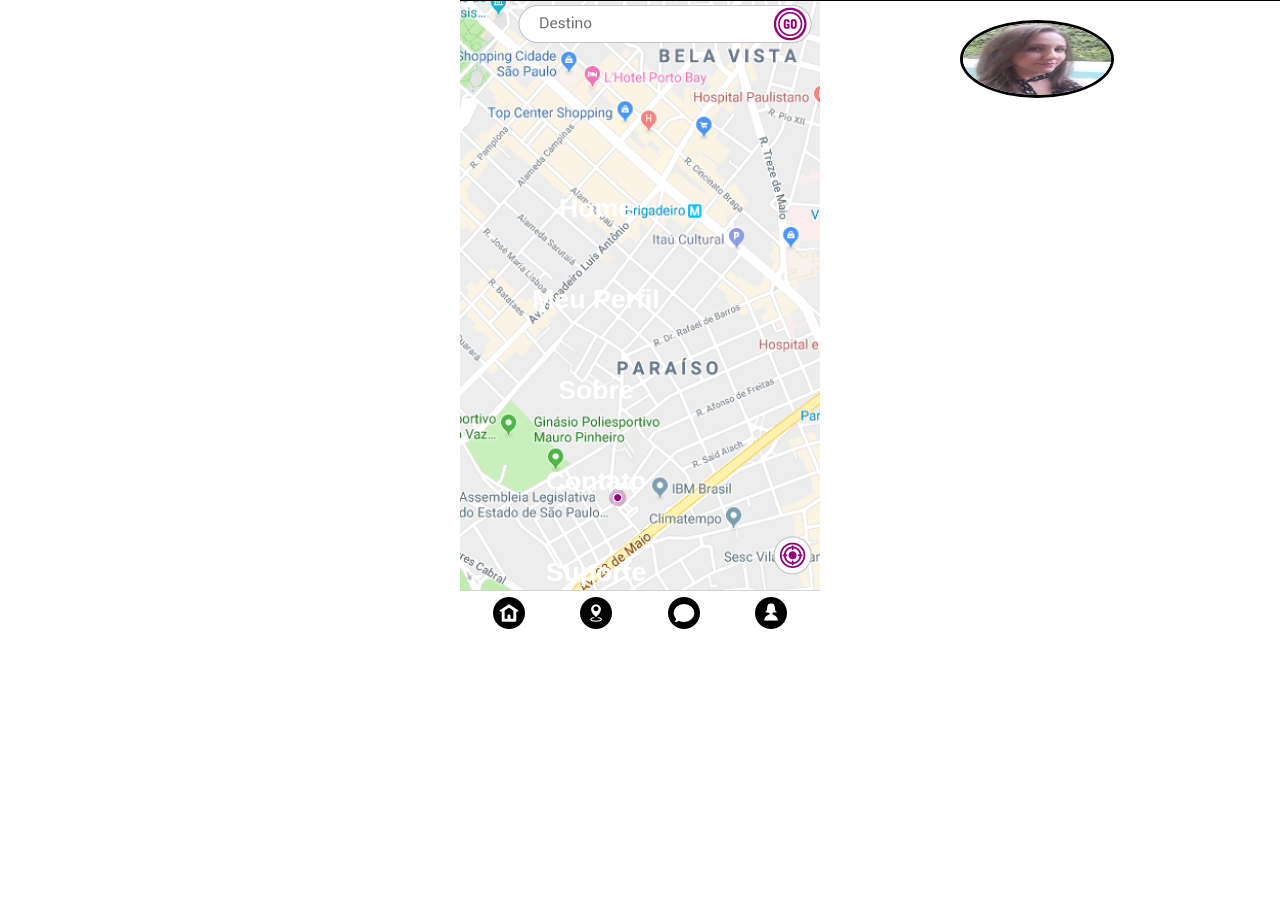
<file: index.html>
<!DOCTYPE html>
<html lang="pt-br">
<head>
    <meta charset="UTF-8">
    <meta name="viewport" content="width=device-width, initial-scale=1.0">
    <meta http-equiv="X-UA-Compatible" content="ie=edge">
    <link rel="stylesheet" href="css/estilo.css">
    <script defer src="script/script.js"></script>
    <title>Malu</title>
</head>
<body>
    <header>
        <div id="progresso"></div>
        <aside>
            <div id="botaomenu">
                <img src="img/cliente.jpg" alt="">
            </div>
            <nav class="invisivel">
                <a href="index.html">Home</a>
                <a href="pages/perfil.html">Meu Perfil</a>
                <a href="pages/sobre.html">Sobre</a>
                <a href="pages/contato.html">Contato</a>
                <a href="pages/suporte.html">Suporte</a>
            </nav>
        </aside>
    </header>
    <div class="maps">
        <img src="pages/imagens/mapa1.png" alt="">
    </div>
    <footer>
        <nav class="menu">
            <a href="index.html"><img id="home" src="pages/imagens/icones/house.png" alt=""></a>  
            <a href="pages/busca.html"><img id="local" src="pages/imagens/icones/placeholder.png" alt=""></a>    
            <a href="pages/conversas.html"><img id="msn" src="pages/imagens/icones/msn.png" alt=""></a>
            <a href="pages/perfil.html"><img id="user" src="pages/imagens/icones/user.png" alt=""></a>
        </nav>
    </footer>
</body>
</html>
</file>
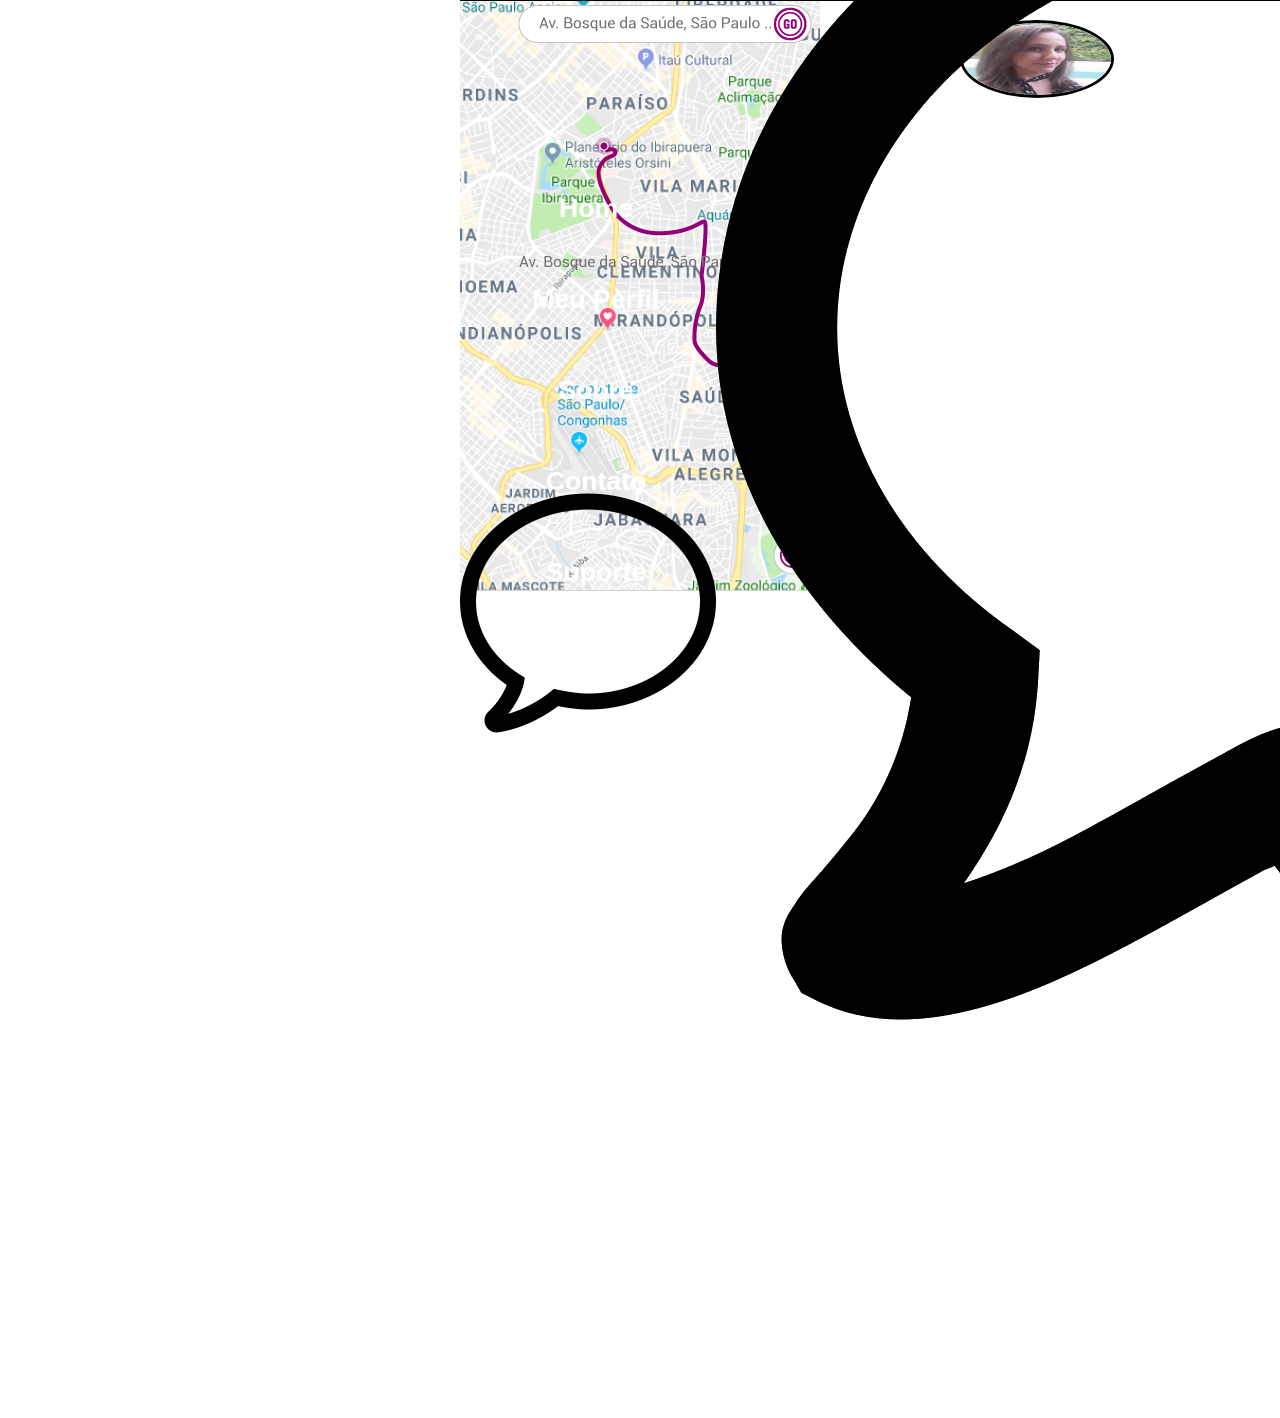
<file: index2.html>
<!DOCTYPE html>
<html lang="pt-br">
<head>
    <meta charset="UTF-8">
    <meta name="viewport" content="width=device-width, initial-scale=1.0">
    <meta http-equiv="X-UA-Compatible" content="ie=edge">
    <link rel="stylesheet" href="css/estilo.css">
    <script defer src="script/script.js"></script>
    <title>Malu</title>
</head>
<body>
    <header>
        <div id="progresso"></div>
        <aside>
            <div id="botaomenu">
                <img src="img/cliente.jpg" alt="">
            </div>
            <nav class="invisivel">
                <a href="index.html">Home</a>
                <a href="pages/perfil.html">Meu Perfil</a>
                <a href="pages/sobre.html">Sobre</a>
                <a href="pages/contato.html">Contato</a>
                <a href="pages/suporte.html">Suporte</a>
            </nav>
        </aside>
    </header>
    <div class="maps">
        <img src="img/mapa2.png" alt="">
    </div>
    <footer>
            <div>
                <a href="pages/chat.html"><img src="img/icons/chat.png" alt=""></a>
            </div>
            <div>
                <a href="pages/chats.html"><img src="img/icons/grupo.png" alt=""></a>
            </div>
        </footer>
</body>
</html>
</file>
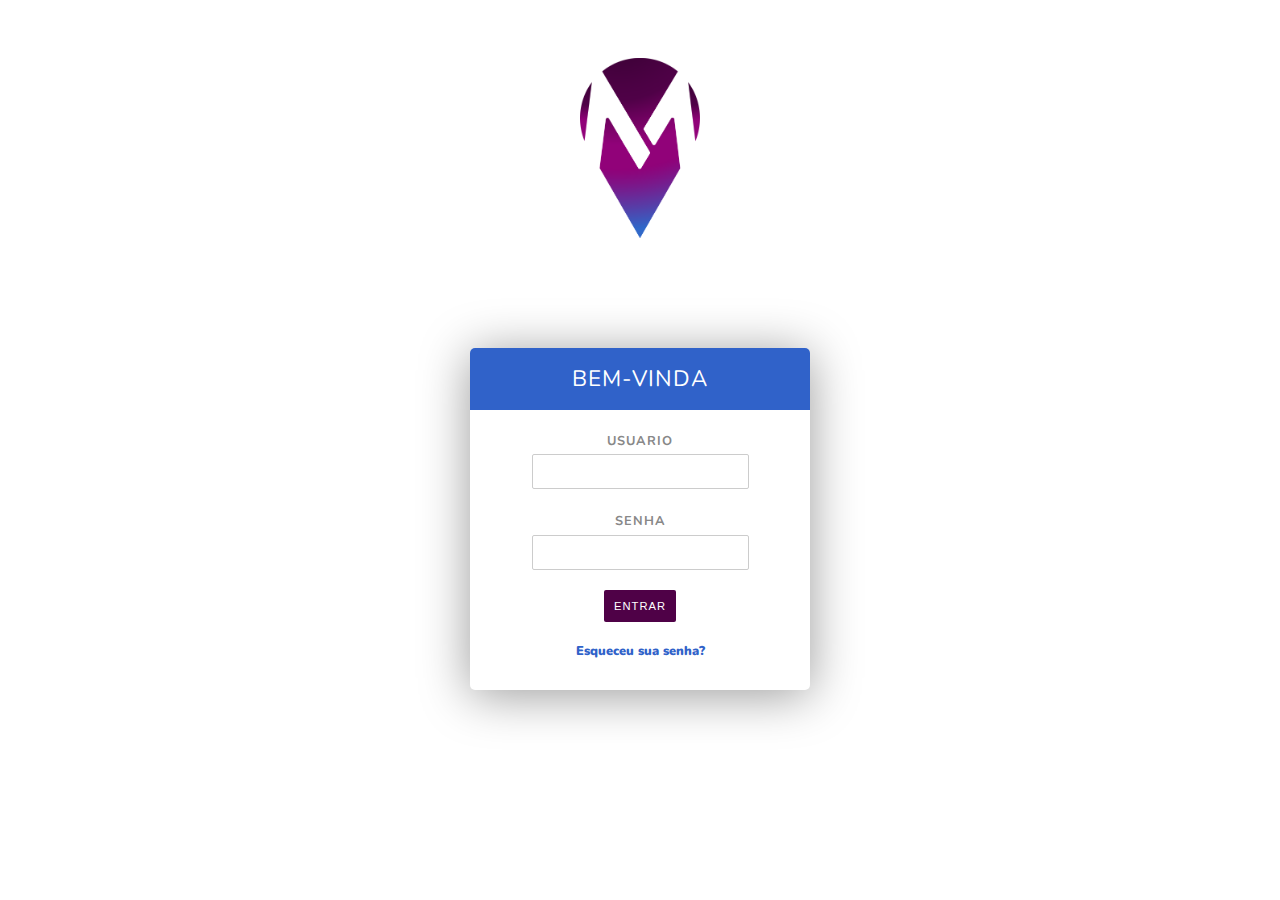
<file: cadastro/login.html>
<!DOCTYPE html>
<html lang="en">
<head>
	<meta charset="utf-8">
	<title>Bem-Vinda</title>
	<link href='https://fonts.googleapis.com/css?family=Nunito:400,300' rel='stylesheet' type='text/css'>
	<link rel="stylesheet" href="style.css">
</head>
<body>
	<div class="container">
		<div class="top">
			<h1 id="title" class="hidden"><span id="logo"><img src="img/isologo.png" alt=""> <span></span></span></h1>
		</div>
		<div class="login-box animated fadeInUp">
			<div class="box-header">
				<h2>Bem-Vinda</h2>
			</div>
			<label for="username">Usuario</label>
			<br/>
			<input type="text" id="username">
			<br/>
			<label for="password">Senha</label>
			<br/>
			<input type="password" id="password">
			<br/>
			<a href="../index.html"><button type="submit">Entrar</button></a>
			<br/>
			<a href="cadastro.html"><p class="small">Esqueceu sua senha?</p></a>
		</div>
	</div>
</body>

</html>
</file>
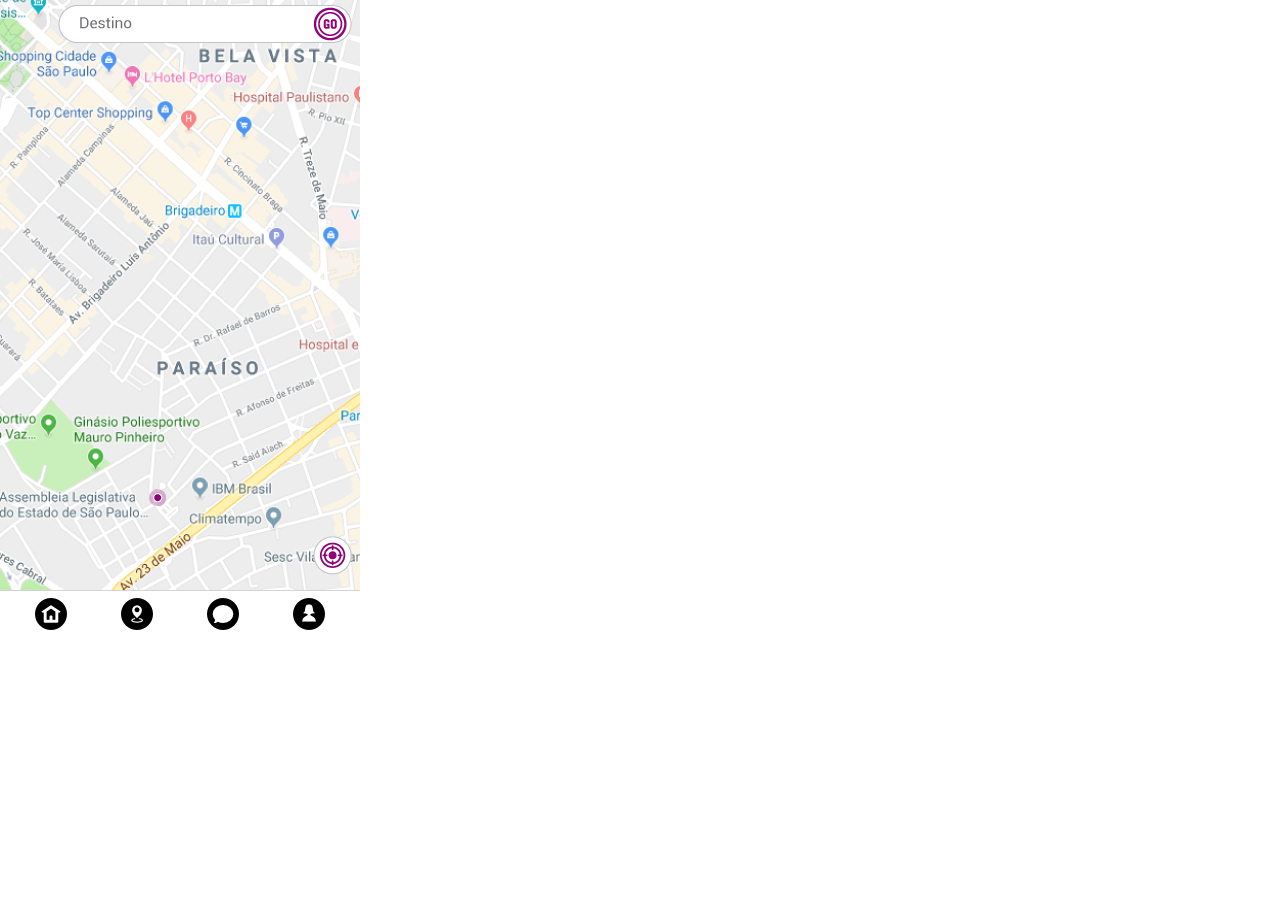
<file: pages/busca.html>
<!DOCTYPE html>
<html lang="pt">
<head>
    <meta charset="UTF-8">
    <meta name="viewport" content="width=device-width, initial-scale=1.0">
    <meta http-equiv="X-UA-Compatible" content="ie=edge">
    <title>Malu - Busca</title> <link rel="icon" href="imagens/icones/isologo.png">
    <link rel="stylesheet" href="stylesbusca.css">
</head>
<body><!DOCTYPE html>
    <html lang="pt">
    <head>
        <meta charset="UTF-8">
        <meta name="viewport" content="width=device-width, initial-scale=1.0">
        <meta http-equiv="X-UA-Compatible" content="ie=edge">
        <title>Malu - Busca</title> <link rel="icon" href="imagens/icones/isologo.png">
        <link rel="stylesheet" href="stylesbusca.css">
    </head>
    <body>
        <section>
            <div>
                <a href="busca2.html"><img src="imagens/mapa1.png" alt=""></a>   
            </div>
        </section>
        <footer>
            <nav class="menu">
                <a href="../index.html"><img id="home" src="imagens/icones/house.png" alt=""></a>  
                <a href="busca.html"><img id="local" src="imagens/icones/placeholder.png" alt=""></a>    
                <a href="conversas.html"><img id="msn" src="imagens/icones/msn.png" alt=""></a>
                <a href="perfil.html"><img id="user" src="imagens/icones/user.png" alt=""></a>
            </nav>
        </footer>
</body>
</html>
</file>
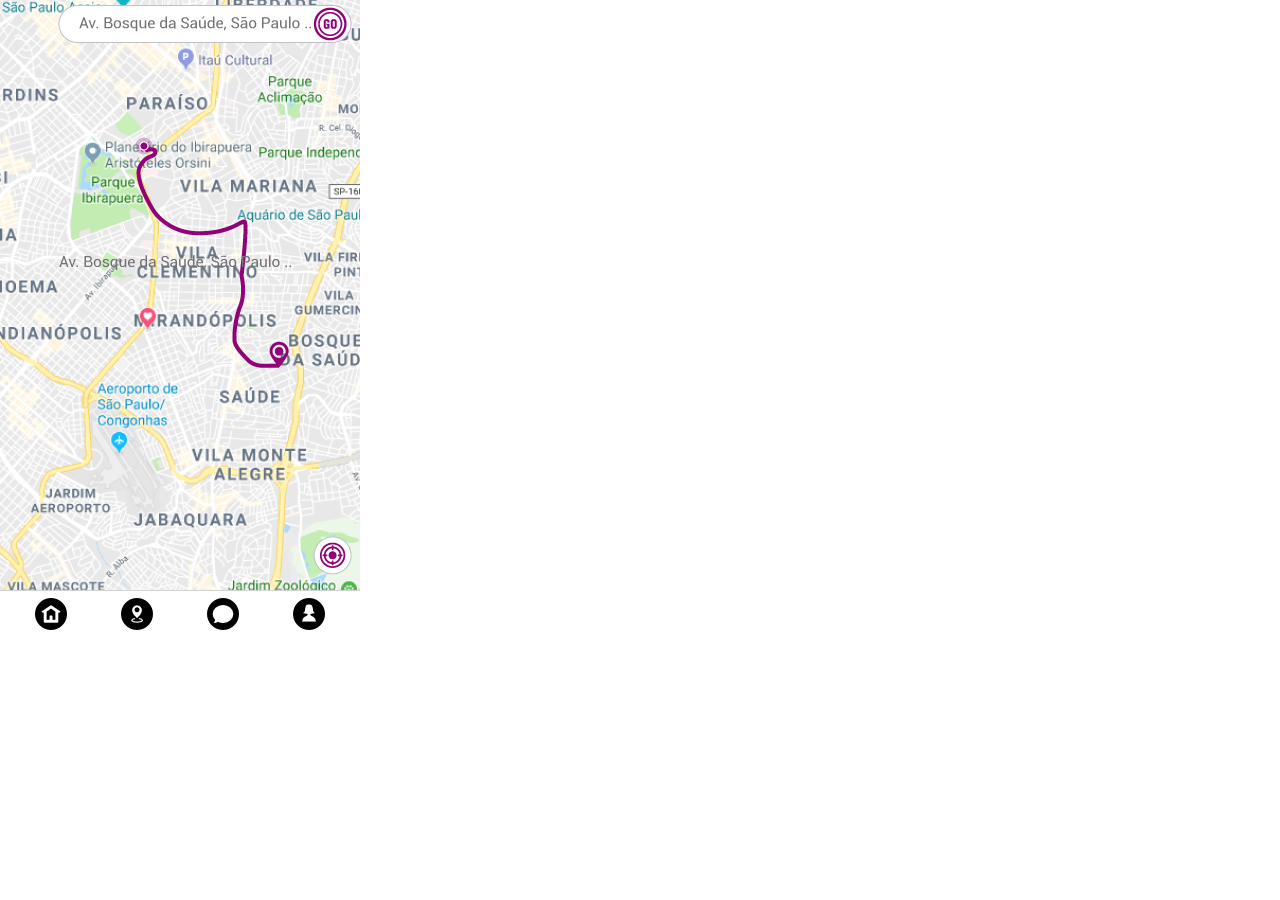
<file: pages/busca2.html>
<!DOCTYPE html>
<html lang="pt">
<head>
    <meta charset="UTF-8">
    <meta name="viewport" content="width=device-width, initial-scale=1.0">
    <meta http-equiv="X-UA-Compatible" content="ie=edge">
    <title>Malu - Busca</title> <link rel="icon" href="imagens/icones/isologo.png">
    <link rel="stylesheet" href="stylesbusca.css">
</head>
<body>
    <section>
        <div>
            <a href="busca3.html"><img src="imagens/mapa2.png" alt=""></a>   
        </div>
    </section>
    <footer>
        <nav class="menu">
            <a href="../index.html"><img id="home" src="imagens/icones/house.png" alt=""></a>  
            <a href="busca.html"><img id="local" src="imagens/icones/placeholder.png" alt=""></a>    
            <a href="conversas.html"><img id="msn" src="imagens/icones/msn.png" alt=""></a>
            <a href="perfil.html"><img id="user" src="imagens/icones/user.png" alt=""></a>
        </nav>
    </footer>
</body>
</html>
</file>
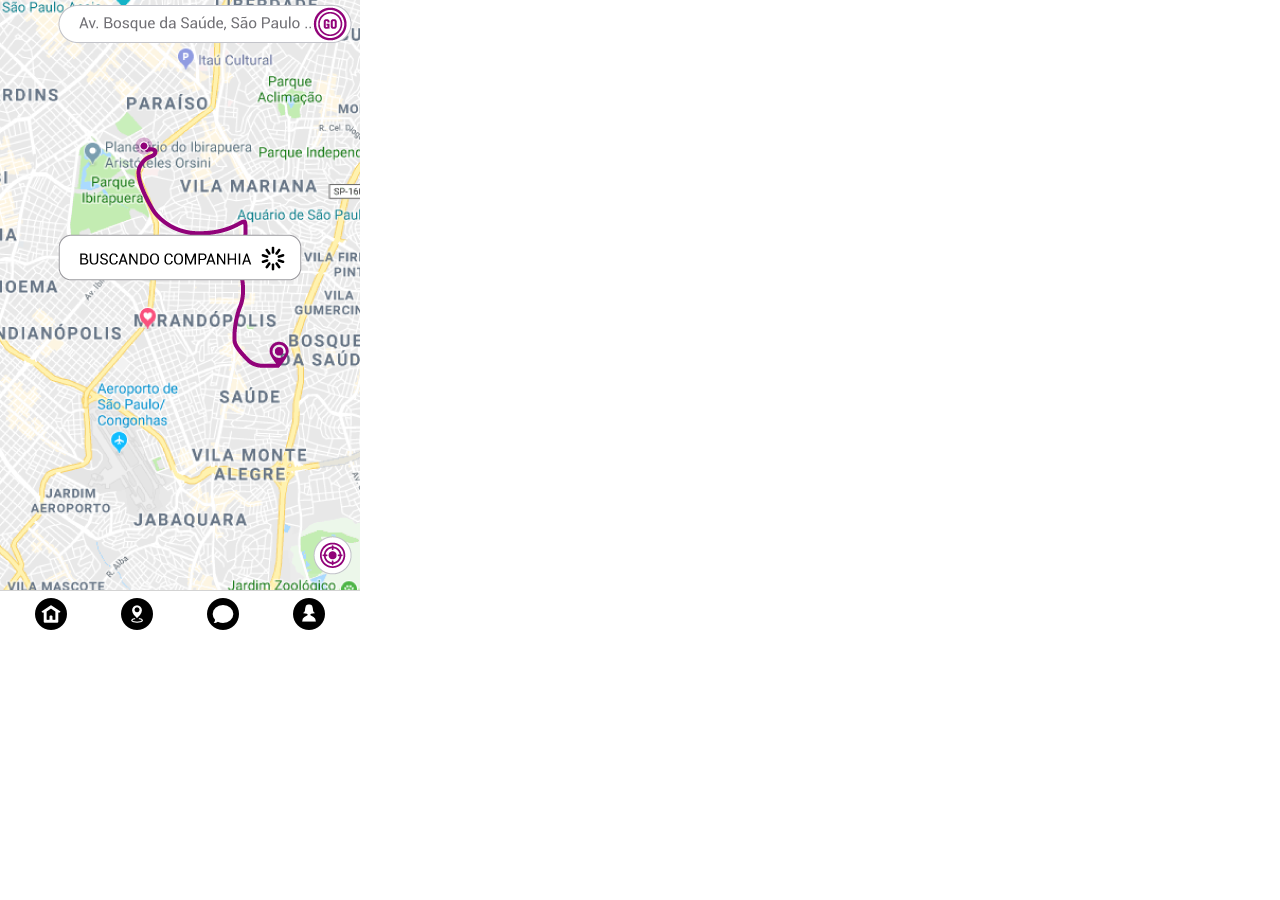
<file: pages/busca3.html>
<!DOCTYPE html>
<html lang="pt">
<head>
    <meta charset="UTF-8">
    <meta name="viewport" content="width=device-width, initial-scale=1.0">
    <meta http-equiv="X-UA-Compatible" content="ie=edge">
    <title>Malu - Busca</title> <link rel="icon" href="imagens/icones/isologo.png">
    <link rel="stylesheet" href="stylesbusca.css">
</head>
<body>
    <section>
        <div>
            <a href="busca4.html"><img src="imagens/mapa3.png" alt=""></a>   
        </div>
    </section>
    <footer>
        <nav class="menu">
            <a href="../index.html"><img id="home" src="imagens/icones/house.png" alt=""></a>  
            <a href="busca.html"><img id="local" src="imagens/icones/placeholder.png" alt=""></a>    
            <a href="conversas.html"><img id="msn" src="imagens/icones/msn.png" alt=""></a>
            <a href="perfil.html"><img id="user" src="imagens/icones/user.png" alt=""></a>
        </nav>
    </footer>
</body>
</html>
</file>
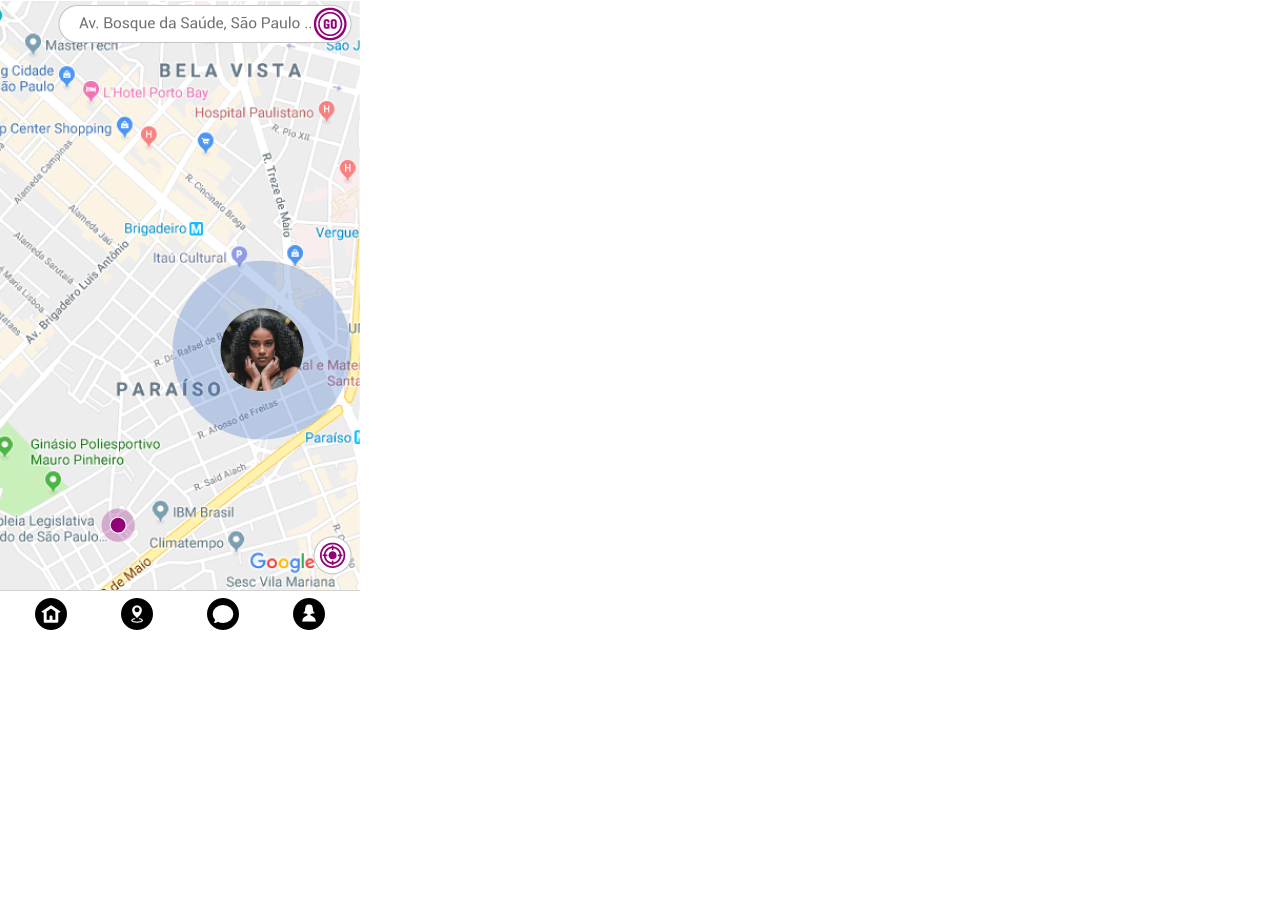
<file: pages/busca4.html>
<!DOCTYPE html>
<html lang="pt">
<head>
    <meta charset="UTF-8">
    <meta name="viewport" content="width=device-width, initial-scale=1.0">
    <meta http-equiv="X-UA-Compatible" content="ie=edge">
    <title>Malu - Busca</title> <link rel="icon" href="imagens/icones/isologo.png">
    <link rel="stylesheet" href="stylesbusca.css">
</head>
<body>
    <section>
        <div>
            <a href="perfilamigo.html"><img src="imagens/mapa4.png" alt=""></a>   
        </div>
    </section>
    <footer>
        <nav class="menu">
            <a href="../index.html"><img id="home" src="imagens/icones/house.png" alt=""></a>  
            <a href="busca.html"><img id="local" src="imagens/icones/placeholder.png" alt=""></a>    
            <a href="conversas.html"><img id="msn" src="imagens/icones/msn.png" alt=""></a>
            <a href="perfil.html"><img id="user" src="imagens/icones/user.png" alt=""></a>
        </nav>
    </footer>
</body>
</html>
</file>
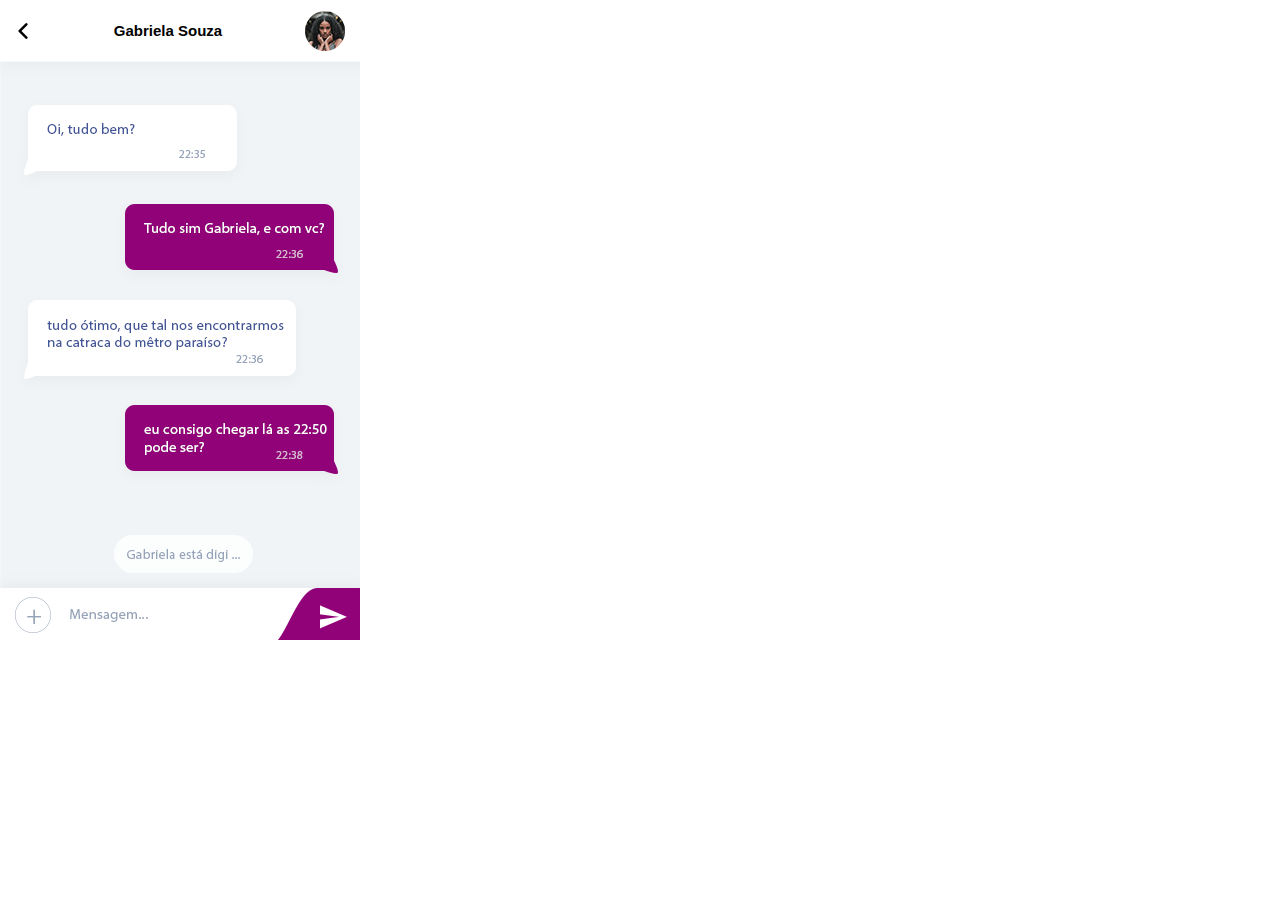
<file: pages/chat.html>
<!DOCTYPE html>
<html lang="en">
<head>
    <meta charset="UTF-8">
    <meta name="viewport" content="width=device-width, initial-scale=1.0">
    <meta http-equiv="X-UA-Compatible" content="ie=edge">
    <link rel="stylesheet" href="styleschat.css"> <link rel="icon" href="img/icones/isologo.png">
    <title>Malu - Conversa</title>

</head>
<body>
    <header>
        <a href="contatos.html"><img src="imagens/icones/back.png" alt="back"></a>
        <h1>Gabriela Souza</h1>
        <a href="perfilamigo.html"><img src="imagens/fotoperfil.png" alt=ftperfil></a>

    </header>
    <div id="chatbox"><img src="imagens/chatbox.png" alt=""></div>
</body>
</html>
</file>
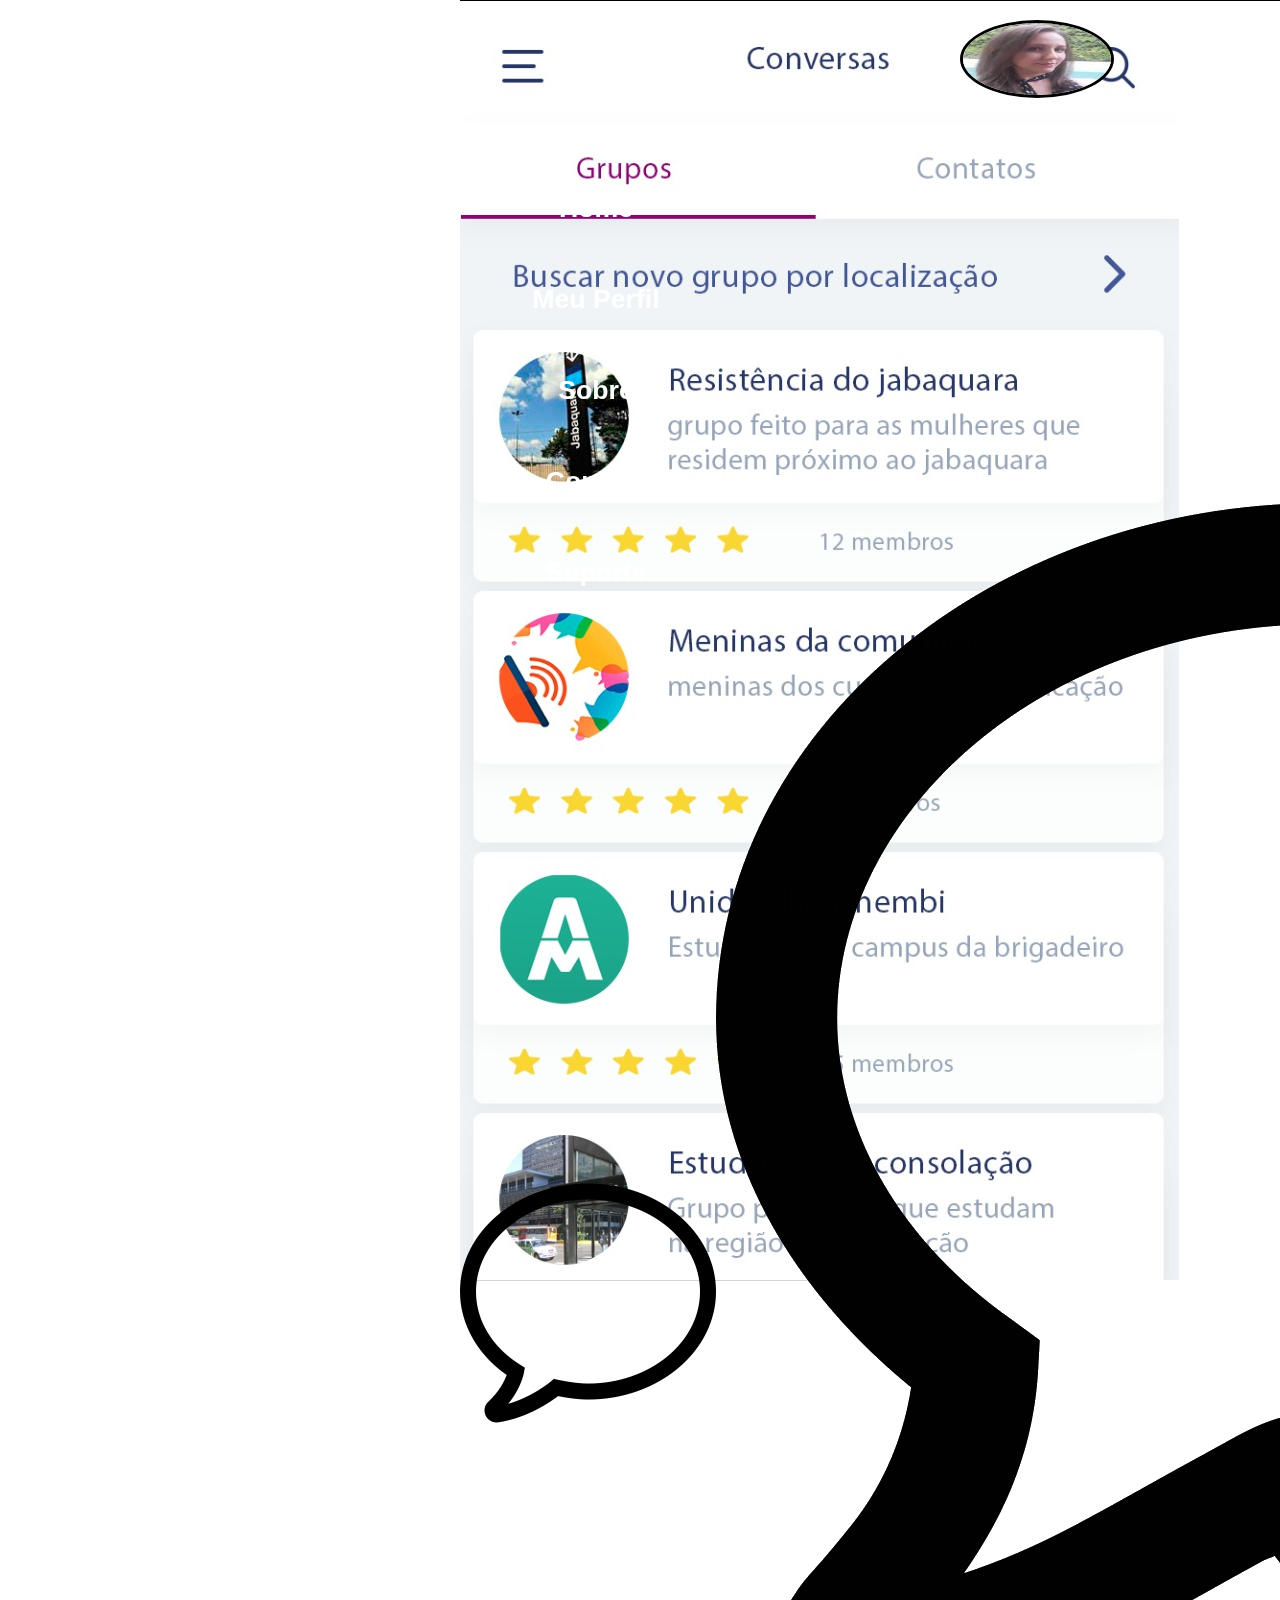
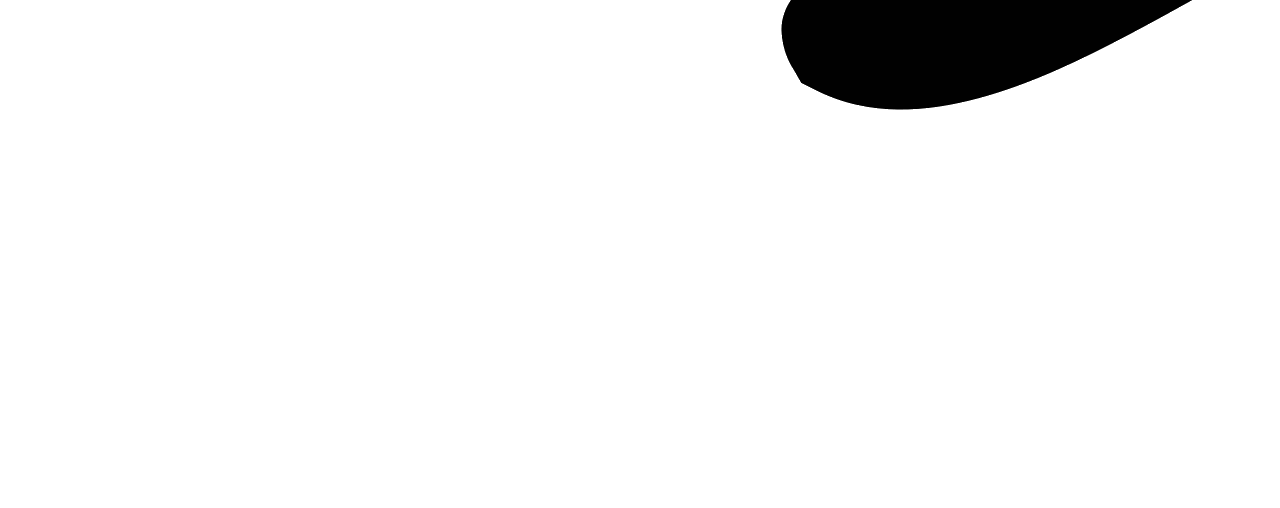
<file: pages/chats.html>
<!DOCTYPE html>
<html lang="en">
<head>
    <meta charset="UTF-8">
    <meta name="viewport" content="width=device-width, initial-scale=1.0">
    <meta http-equiv="X-UA-Compatible" content="ie=edge">
    <link rel="stylesheet" href="../css/estilo.css">
    <script defer src="../script/script.js"></script>
    <title>Document</title>
</head>
<body>
    <header>
        <div id="progresso"></div>
        <aside>
            <div id="botaomenu">
                <img src="../img/cliente.jpg" alt="">
            </div>
            <nav class="invisivel">
                <a href="../index.html">Home</a>
                <a href="perfil.html">Meu Perfil</a>
                <a href="sobre.html">Sobre</a>
                <a href="contato.html">Contato</a>
                <a href="suporte.html">Suporte</a>
            </nav>
        </aside>
    </header>
    <div class="maps">
        <img src="../img/chats/chats.jpeg" alt="">
    </div>
    <footer>
            <div>
                <a href="../pages/chat.html"><img src="../img/icons/chat.png" alt=""></a>
            </div>
            <div>
                <a href="../index.html"><img src="../img/icons/grupo.png" alt=""></a>
            </div>
        </footer>
</body>
</html>
</file>
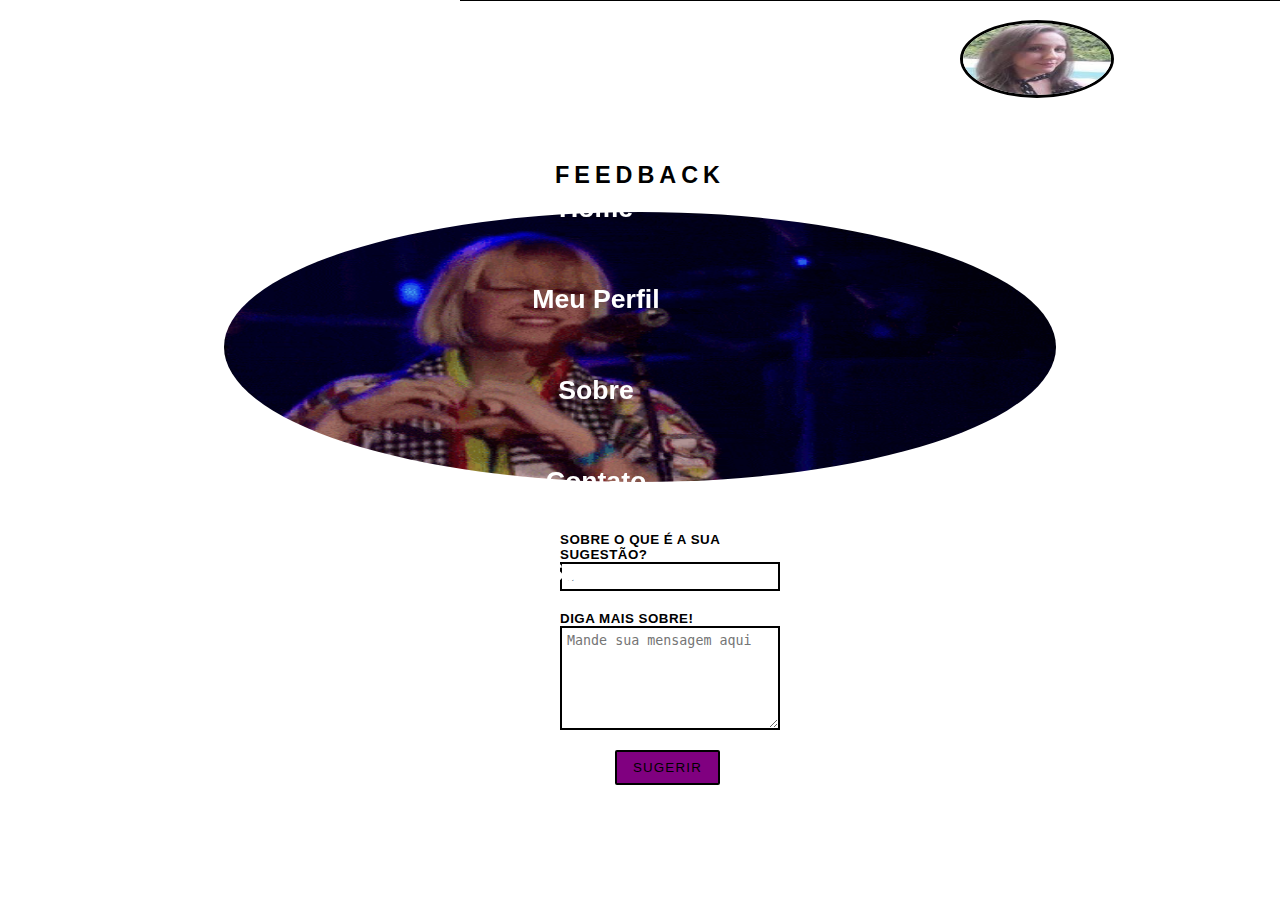
<file: pages/contato.html>
<!DOCTYPE html>
<html lang="pt-br">
<head>
    <meta charset="UTF-8">
    <meta name="viewport" content="width=device-width, initial-scale=1.0">
    <meta http-equiv="X-UA-Compatible" content="ie=edge">
    <link rel="stylesheet" href="../css/estilo.css">
    <link rel="stylesheet" href="../css/form.css">
    <script defer src="../script/script.js"></script>
    <title>Malu</title>
</head>
<body>
    <header>
        <div id="progresso"></div>
        <aside>
            <div id="botaomenu">
                <img src="../img/cliente.jpg" alt="">
            </div>
            <nav class="invisivel">
                <a href="../index.html">Home</a>
                <a href="perfil.html">Meu Perfil</a>
                <a href="sobre.html">Sobre</a>
                <a href="contato.html">Contato</a>
                <a href="suporte.html">Suporte</a>
            </nav>
        </aside>
    </header>
    <section class="first">
        <h3>Feedback</h3>
        <div class="gif">
            <img src="../img/icons/gif.gif" alt="">
        </div>
        <div class="container">
            <form>
                <ul class="flex-outer">
                    <li>
                        <label for="first-name">Sobre o que é a sua sugestão?</label>
                        <input type="text" id="first-name" placeholder="..">
                    </li>
                    <li>
                        <label for="message">Diga mais sobre!</label>
                        <textarea rows="6"  placeholder="Mande sua mensagem aqui"></textarea>
                    </li>
                    <li>
                        <button type="submit">Sugerir</button>
                    </li>
                </ul>
            </form>
        </div>
    </section>
</body>
</html>
</file>
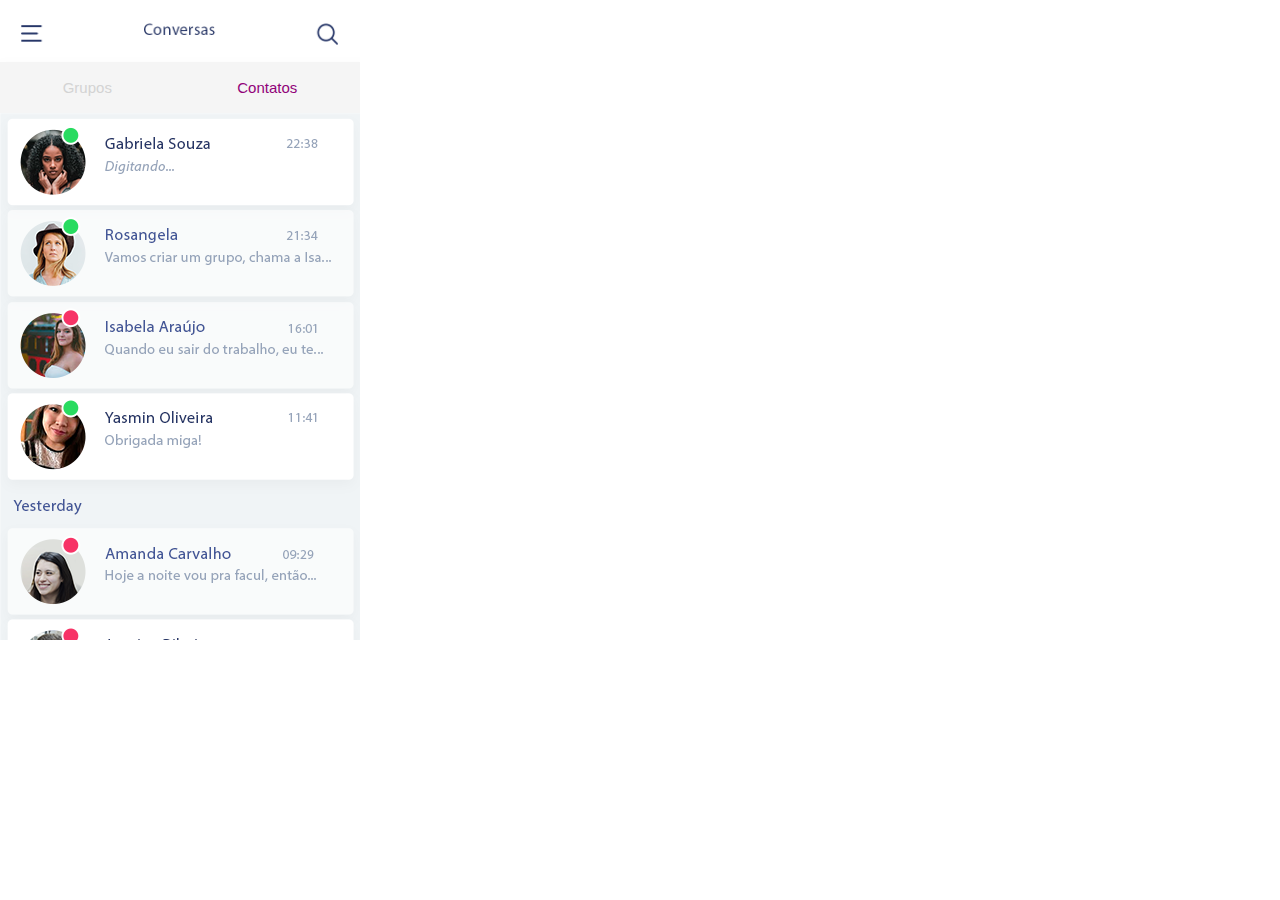
<file: pages/contatos.html>
<!DOCTYPE html>
<html lang="en">
<head>
    <meta charset="UTF-8">
    <meta name="viewport" content="width=device-width, initial-scale=1.0">
    <meta http-equiv="X-UA-Compatible" content="ie=edge">
    <title>Malu - Conversas</title>
    <link rel="stylesheet" href="stylescontatos.css">
</head>
<body>
    <header>
        <div id="superior">
            <img src="imagens/header.png" alt="pesquisa">
        </div>
    </header>
    <nav class="messenger">
        <div>
            <a href="conversas.html" id="grupos">Grupos</a>
        </div>
        <div>
            <a href="#" id="contatos">Contatos</a>             
        </div>
    </nav>
    <section>
        <a id="chat" href="chat.html"><img src="imagens/contatos.png" alt="pesquisa"></a>
    </section>
</body>
</html>
</file>
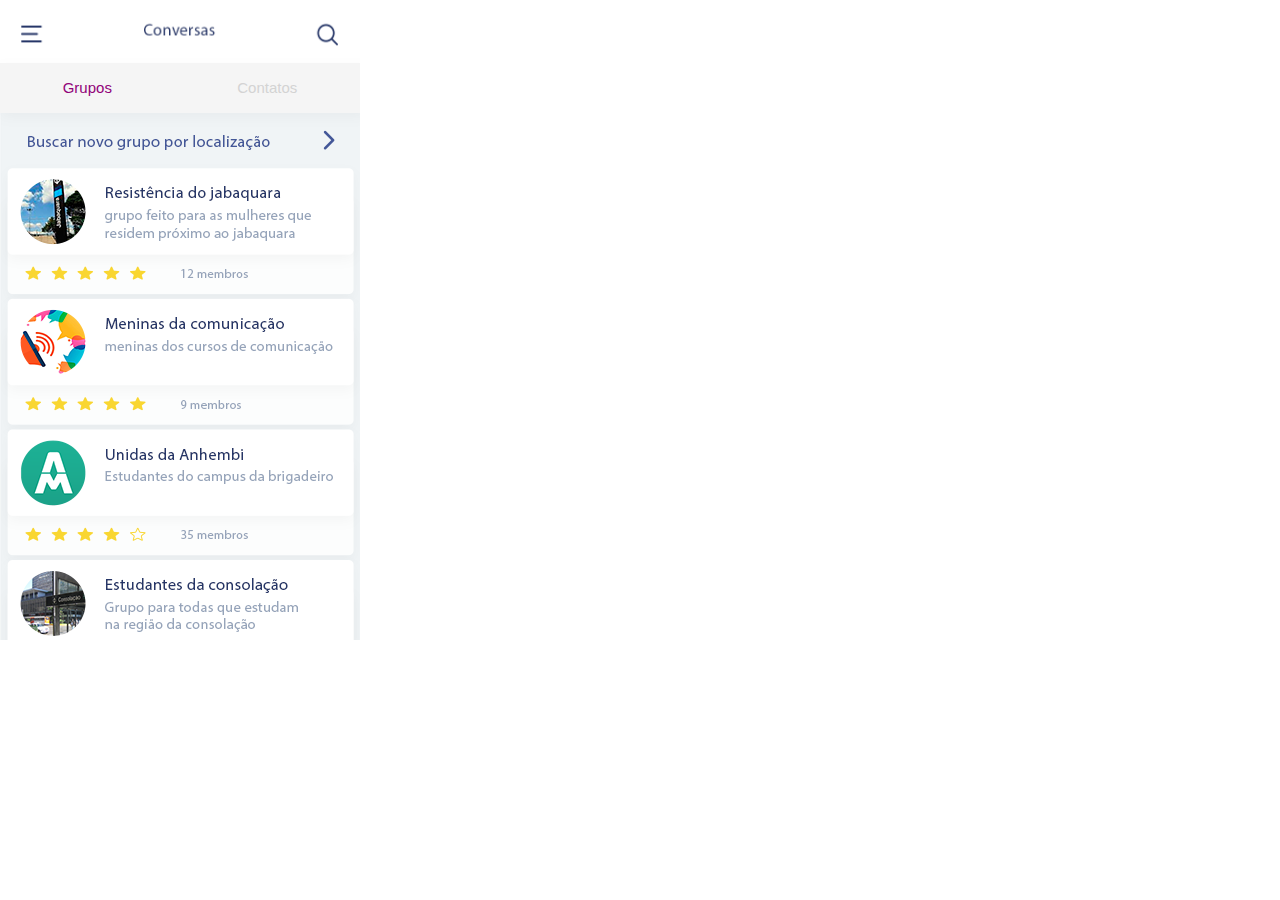
<file: pages/conversas.html>
<!DOCTYPE html>
<html lang="en">
<head>
    <meta charset="UTF-8">
    <meta name="viewport" content="width=device-width, initial-scale=1.0">
    <meta http-equiv="X-UA-Compatible" content="ie=edge">
    <title>Malu - Conversas</title>
    <link rel="stylesheet" href="stylesconversas.css">
</head>
<body>
    <header>
        <div id="superior">
            <img src="imagens/header.png" alt="pesquisa">
        </div>
    </header>
    <nav class="messenger">
        <div>
            <a href="#" id="grupos">Grupos</a>
        </div>
        <div>
            <a href="contatos.html" id="contatos">Contatos</a>             
        </div>
    </nav>
    <section>
        <img src="imagens/conversas.png" alt="pesquisa">
    </section>
</body>
</html>
</file>
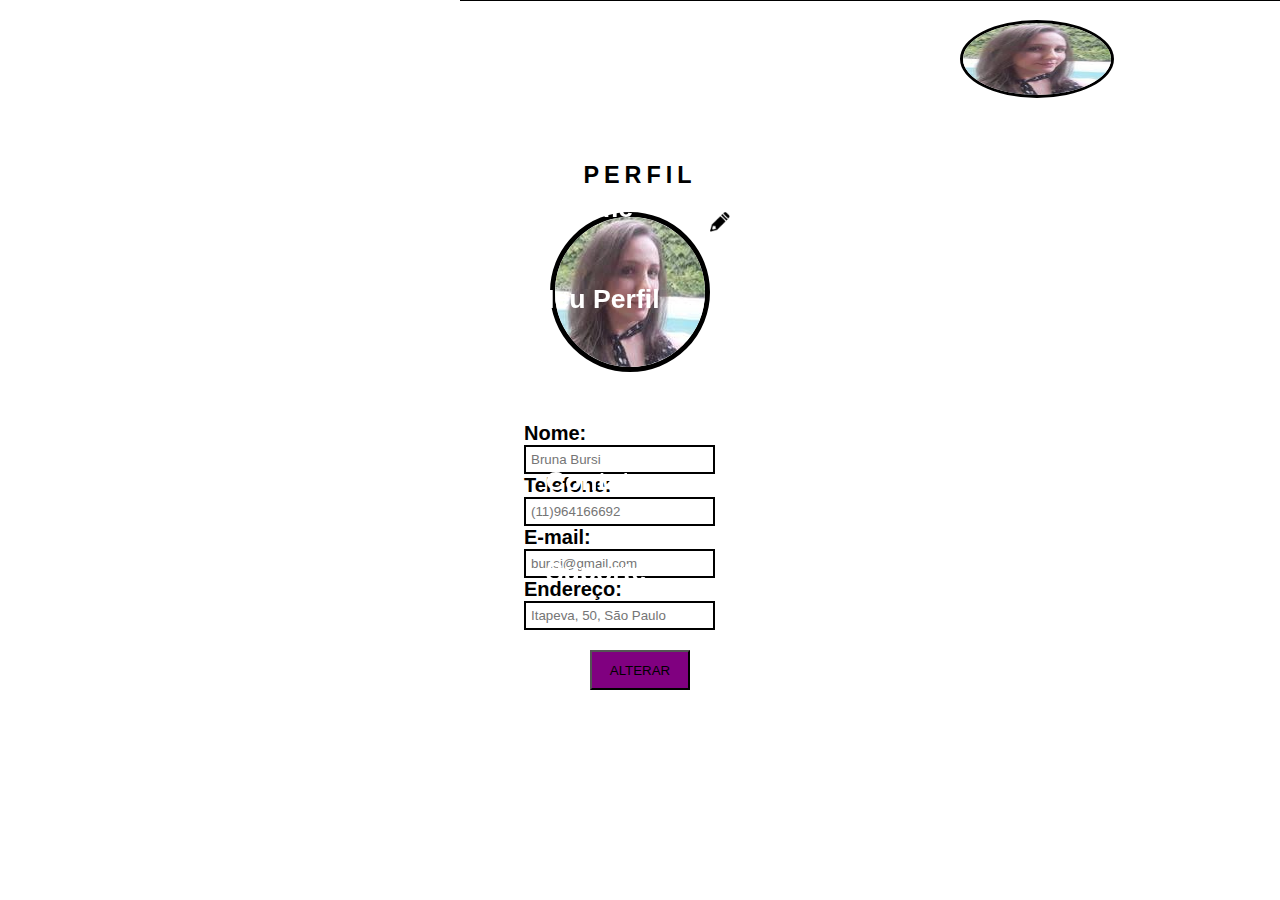
<file: pages/perfil.html>
<!DOCTYPE html>
<html lang="pt-br">
<head>
    <meta charset="UTF-8">
    <meta name="viewport" content="width=device-width, initial-scale=1.0">
    <meta http-equiv="X-UA-Compatible" content="ie=edge">
    <link rel="stylesheet" href="../css/estilo.css">
    <link rel="stylesheet" href="../css/form.css">
    <script defer src="../script/script.js"></script>
    <title>Malu</title>
</head>
<body>
    <header>
        <div id="progresso"></div>
        <aside>
            <div id="botaomenu">
                <img src="../img/cliente.jpg" alt="">           
            </div>
            <nav class="invisivel">
                <a href="../index.html">Home</a>
                <a href="perfil.html">Meu Perfil</a>
                <a href="sobre.html">Sobre</a>
                <a href="contato.html">Contato</a>
                <a href="suporte.html">Suporte</a>
            </nav>
        </aside>
    </header>
    <section class="first">
        <h3>Perfil</h3>
        <div class="foto">
            <div class="pessoa">
                <img src="../img/cliente.jpg" alt="">
            </div>
            <div class="edit">
                <img src="../img/icons/edit.png" alt="">
            </div>
        </div>
        <form>
            <div>
                <label for="nome">Nome:</label>
                <input type="text" id="nome" placeholder="Bruna Bursi" />
            </div>
            <div>
                <label for="telefone">Telefone:</label>
                <input type="text" id="nome" placeholder="(11)964166692" />
            </div>
            <div>
                <label for="email">E-mail:</label>
                <input type="email" id="email" placeholder="bur.si@gmail.com" />
            </div>
            <div>
                <label for="endereço">Endereço:</label>
                <input type="email" id="email" placeholder="Itapeva, 50, São Paulo" />
            </div>
            <div class="butto">
                <button>Alterar</button>
            </div>
        </form>
    </section>
</body>
</html>
</file>
<file: css/estilo.css>
body{
    margin: 0 auto;
    font-family: 'Robot',sans-serif;
    font-size: 15pt;
    font-weight: bold;
    height: 640px;
    width: 360px;
}

header{
    top: 0;
    margin: 0;
    display: flex;
    color: white;
    border-bottom: solid black 1px;
    background-color: #910279;
    justify-content: space-between;
    position: fixed;
    width: 100vw;
    height: 0;
}

header img{
    display: flex;
    border-radius: 50px;
    background-color: white;
    margin: 15px 35px 0 3px;
    /* margin-top: 5px;
    margin-right: 35px; */
    height: 8vh;
    width: 14vw;
    transition: 1s;
}
header nav{
    display: flex;
    justify-content: space-between;
    align-items: center;
}
header nav a{
    font-size: 20pt;
    margin: 20px;
    color: white;
    text-decoration: none;
}

#progresso{
    
    position: absolute;
    transform: translateX(-50%);
    border-bottom-right-radius: 100%;
    border-bottom-left-radius: 100%;
}

aside{
    margin: 30px 0 0 -2px;
    height: 80vh;
    width: 70vw;
    display: flex;
    flex-direction: column;
    justify-content: center;
    align-items: center;
    position: relative;
    transform: translateX(-310px);
    transition: 1s;
    border-top-right-radius: 15px;
    border-bottom-right-radius: 15px;
}

aside.mostrando{
    background-color: rgba(41, 0, 37, 0.8);
    transform: translateX(0);
}

.mostrando img{
    margin: 15px 35px 0 -70px;
    transition: 1s;
}

aside nav{
    display: flex;
    flex-direction: column;
}

aside nav a{
    padding: 10px;
    text-decoration: none;
    font-size: 20pt;
    color: white;
    /* text-transform: uppercase; */
}

#botaomenu{
    width: 15vw;
    height: 50px;
    position: fixed;
    top: -25px;
    right: -105px;
    display: flex;
    cursor: pointer;
}

#botaomenu img{
    border: solid 3px black;
    border-radius: 100%;
}


h3{
    margin-top: 8vh;
    text-transform: uppercase;
    letter-spacing: 5px;
}

.first{
    margin-top: 10vh;
    display: flex;
    flex-direction: column;
    align-items: center;
    justify-content: center;
}

.first img{
    width: 35vw;
    height: 30vh;
}

.foto{
    display: flex;
    flex-direction: row;
}

.edit img{
    display: flex;
    width: 20px;
    height: 20px;
}

.pessoa img{
    border-radius: 100%;
    border: solid black 5px;
    height: 150px;
    width: 150px;
}

.sobrenos{
    padding: 5vh;
}

.gif img{
    width: 65vw;
    height: 30vh;
    border-radius: 100%;
}

form{
    margin: 5vh 5vw 5vh 5vw;
}

/* form div p{
    display: flex;
    align-items: center;
    justify-items: center;
    flex-direction: column;
}
form input{
    width: 50%;
    height: 75px;
} */

/* section{
    height: 590px;
    width: 360px;
    display: flex;
} */

.maps{
    margin-bottom: -5px;
    top: 0;
}

footer{
    
    height: 49px;
    width: 360px;
    margin: 0;
    padding: 0;
    background-color:white;
    border-top: solid 1px lightgrey;
    display: flex;
    align-items: center;
    justify-content: space-around;
    position: relative;

}

.menu a{

    text-decoration:none;
    padding-left: 25px;
    padding-right: 25px;
    
}
</file>
<file: cadastro/style.css>
*{
	-moz-box-sizing: border-box;
	-webkit-box-sizing: border-box;
	box-sizing: border-box;
  }

body {
  font-family: 'Nunito', sans-serif;
  color: #3062c9;
  font-weight: 900;
  background-image: url(https://lh5.googleusercontent.com/-yUhphn1LOBY/U1ahUztz_cI/AAAAAAAADgM/uZExMqgGs8Q/w2048-h1281/blur.jpg);
  background-size: 100%;
	
}

h1#title {
	font-family: 'Nunito', sans-serif;
	font-weight: 300;
	color: white;
	text-shadow: 0 0 10px rgba(0,0,0,0.8);
	margin: 0 auto;
	max-width: 100%;
	text-align: center;
	position: relative;
	top: 0px;
}

img{
	margin-top: 50px;
	width: 120,202px;
	height:180px;
}

h1#title span span {
	font-weight: 400;
}

h2 {
	text-transform: uppercase;
	color: white;
	font-weight: 400;
	letter-spacing: 1px;
	font-size: 1.4em;
	line-height: 2.8em;
}

a {
	text-decoration: none;
	color: #3062c9;
}

a:hover {
	color: #aeaeae;
}

p.small {
	font-size: 0.8em;
	margin: 20px 0 0;
}


.container {
	margin: 0;
}

.login-box {
	background-color: white;
	max-width: 340px;
	margin: 0 auto;
	position: relative;
	top: 80px;
	padding-bottom: 30px;
	border-radius: 5px;
	box-shadow: 0 5px 50px rgba(0,0,0,0.4);
	text-align: center;
}

.login-box .box-header {
	background-color: #3062c9;
	margin-top: 0;
	border-radius: 5px 5px 0 0;
}

.login-box label {
	font-weight: 700;
	font-size: .8em;
	color: #888;
	letter-spacing: 1px;
	text-transform: uppercase;
	line-height: 2em;
}

.login-box input {
	margin-bottom: 20px;
	padding: 8px;
	border: 1px solid #ccc;
	border-radius: 2px;
	font-size: 15px;
	color: #4f0147;
}

.login-box input:focus {
	outline: none;
	border-color: #4f0147;
	transition: 0.5s;
	color: #4f0147;
}

.login-box button {
	margin-top: 0px;
	border: 0;
	border-radius: 2px;
	color: white;
	padding: 10px;
	text-transform: uppercase;
	font-weight: 400;
	font-size: 0.7em;
	letter-spacing: 1px;
	background-color: #4f0147;
	cursor:pointer;
	outline: none;
}

.login-box button:hover {
	opacity: 0.7;
	transition: 0.5s;
}

.login-box button:hover {
	opacity: 0.7;
	transition: 0.5s;
}

.selected {
	color: #665851!important;
	transition: 0.5s;
}
</file>
<file: pages/stylesbusca.css>
body {

    height: 640px;
    width: 360px;
    margin: 0;
    padding: 0;

}


section{

    height: 590px;
    width: 360px;
    display: flex;
}

section div{

    position: relative;


}

footer{
    
    height: 49px;
    width: 360px;
    margin: 0;
    padding: 0;
    background-color:white;
    border-top: solid 1px lightgrey;
    display: flex;
    align-items: center;
    justify-content: space-around;
    position: relative;

}

.menu a{

    text-decoration:none;
    padding-left: 25px;
    padding-right: 25px;
    
}
</file>
<file: pages/styleschat.css>
body {

    height: 640px;
    width: 360px;
    margin: 0;
    padding: 0;

}


header{

    height: 61px;
    width: 360px;
    display: flex;
    align-items: center;
    justify-content: space-between;
    background-color: white;
}

header a{

    margin-left: 15px;

}

header h1{

    font-size: 15px;
    font-family: 'Roboto', sans-serif;

}

header img{

    float: right;
    padding-right: 15px;

}

#chatbox{
    height: 579px;
    width: 360px;
}

/* 
footer{

    height: 64px;
    width: 360px;
    background-color: white;
    margin: 0;
    padding: 0;
}

.chat{

    display: flex;
    flex-direction: row;


}

.mensagem{

    border-radius: 20px;
    border: solid 1px lightgray;
    text-align: justify;
    margin-top: 15px;
    margin-bottom: 15px;
    margin-left: 10px;
    height: 30px;
    width: 280px;
}


button{

    border: solid 1px lightgray;
    margin-top: 15px;
    margin-bottom: 15px;
    border-radius: 20px;
    background-color: #290025;
    height:32px;
    width: 32px;

}

#pap{

    vertical-align: middle;
    padding-right: 10px;


} */
</file>
<file: css/form.css>
.container {
    width: 80%;
    max-width: 1200px;
    margin: 0 auto;
    font-size: 10pt;
}

.container * {
    box-sizing: border-box;
}

.flex-outer,
.flex-inner {
    list-style-type: none;
    padding: 0;
}

.flex-outer {
    max-width: 800px;
    margin: 0 auto;
}

.flex-outer li,
.flex-inner {
    display: flex;
    flex-wrap: wrap;
    align-items: center;
}
.flex-inner {
    justify-content: space-between;  
}

.flex-outer > li {
    margin-bottom: 20px;
}

.flex-outer li label,
.flex-outer li p {
    letter-spacing: 0.5px;
    text-transform: uppercase;
}

.flex-outer > li > label,
.flex-outer li p {
    flex: 1 0 120px;
    max-width: 220px;
}

.flex-outer > li > label + *,
.flex-inner {
    flex: 1 0 220px;
}


.flex-outer li textarea,input {
    padding: 5px;
    border: solid 2px black;
}

.flex-outer li button {
    margin-left: auto;
    padding: 8px 16px;
    border: none;
    background: purple;
    color: black;
    text-transform: uppercase;
    letter-spacing: .09em;
    border-radius: 2px;
    border: solid 2px black;
}

.flex-inner li {
    width: 100px;
}

form .butto{
    display: flex;
    justify-content: center;
    align-items: center;
    margin-top: 20px;  
}

.butto button{
    height: 40px;
    width: 100px;
    background-color: purple;
    text-transform: uppercase;
}
</file>
<file: pages/stylescontatos.css>
body {

    height: 640px;
    width: 360px;
    margin: 0;
    padding: 0;
    font-family: 'Roboto', sans-serif;

}

header{

    height: 63px;
    width: 360px;
    background: #f5f5f5;
    margin: 0;
    padding: 0;
    
}

#superior{

    height: 62px;
    width: 360px;


}
nav{

    height: 50px;
    width: 360px;
    background: #f5f5f5;
    display: flex;
    justify-content: space-around;
    align-items: center;
    margin: 0;
    padding: 0;

}


header div img{
    margin: 0;
    padding: 0;
    height: 62px;
    width: 360px;
}

a{

    text-decoration: none;
    font-size: 15px;
    color: #910279;
    margin-bottom: 8px;

}

#grupos{
    color: lightgray;
}

#chat{

    max-height: 527px;
    max-width: 360px;

}

section{
    text-decoration: none;

}
</file>
<file: pages/stylesconversas.css>
body {

    height: 640px;
    width: 360px;
    margin: 0;
    padding: 0;
    font-family: 'Roboto', sans-serif;

}

header{

    height: 63px;
    width: 360px;
    background: #f5f5f5;
    margin: 0;
    padding: 0;
    
}

nav{

    height: 50px;
    width: 360px;
    background: #f5f5f5;
    display: flex;
    justify-content: space-around;
    align-items: center;

}


header div img{
    margin: 0;
    padding: 0;
    height: 63px;
    width: 360px;
}

a{

    text-decoration: none;
    font-size: 15px;
    color: lightgray;
    margin-bottom: 8px;

}

#grupos{
    color: #910279;
}

section{

    height: 527px;
    width: 360px;

}
</file>
